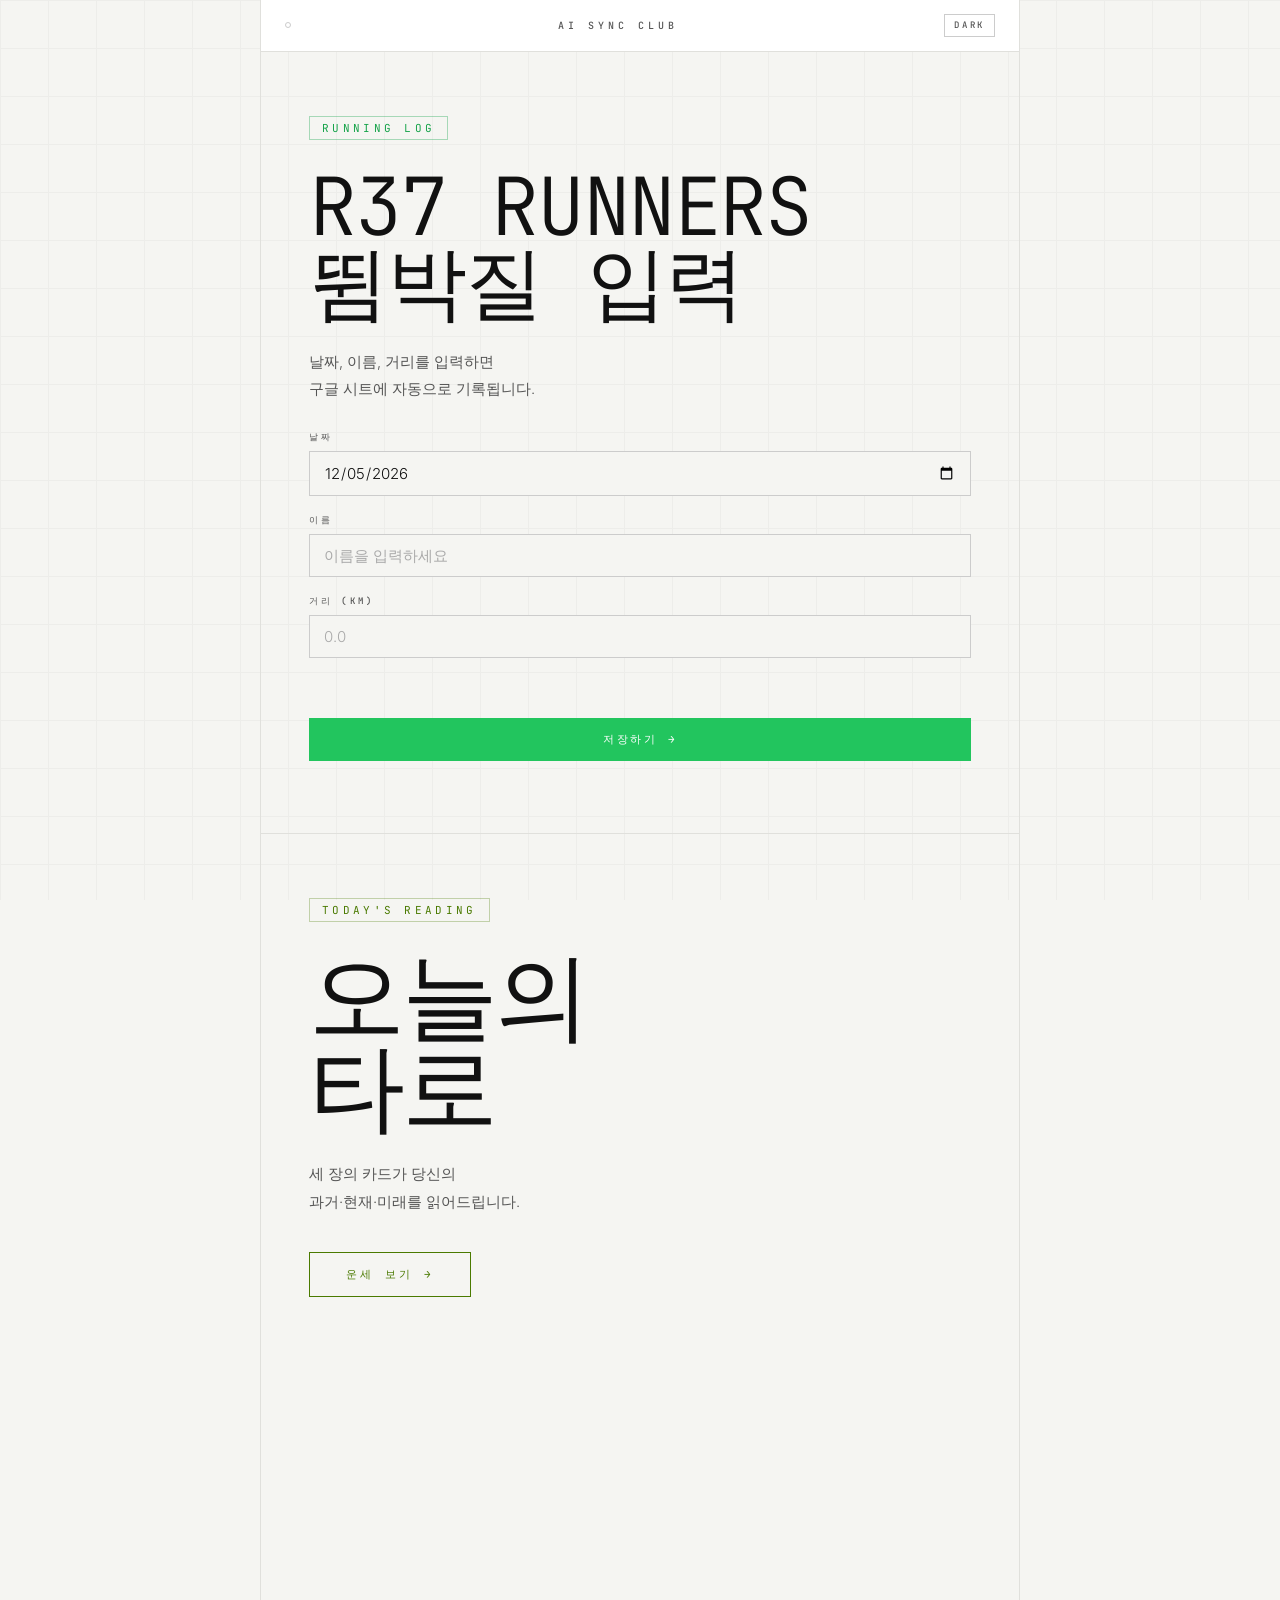
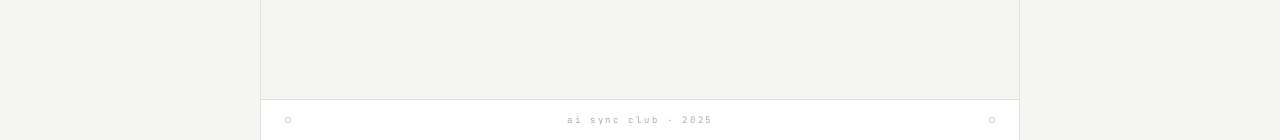
<file: landing/index.html>
<!DOCTYPE html>
<html lang="ko">
<head>
  <meta charset="UTF-8" />
  <meta name="viewport" content="width=device-width, initial-scale=1.0" />
  <meta name="description" content="R37 RUNNERS 러닝 기록을 간편하게 입력하세요." />
  <title>R37 RUNNERS 뜀박질 입력</title>
  <meta property="og:title" content="R37 RUNNERS 뜀박질 입력" />
  <meta property="og:description" content="R37 RUNNERS 러닝 기록을 간편하게 입력하세요." />
  <meta property="og:type" content="website" />
  <link rel="preconnect" href="https://fonts.googleapis.com" />
  <link rel="preconnect" href="https://fonts.gstatic.com" crossorigin />
  <link href="https://fonts.googleapis.com/css2?family=Inter:wght@300;400;500;600&family=JetBrains+Mono:wght@300;400;500&display=swap" rel="stylesheet" />
  <link rel="stylesheet" href="style.css" />
  <script>
    (function(){
      var t = localStorage.getItem('theme') || (window.matchMedia('(prefers-color-scheme: light)').matches ? 'light' : 'dark');
      document.documentElement.dataset.theme = t;
    })();
  </script>
</head>
<body>

  <div class="page">

    <header class="site-header">
      <div class="header-dot"></div>
      <span class="header-label">AI SYNC CLUB</span>
      <button class="theme-toggle" id="themeToggle" aria-label="테마 전환">LIGHT</button>
    </header>

    <!-- 뜀박질 입력 섹션 -->
    <section class="runner-section">
      <span class="tag runner-tag">RUNNING LOG</span>
      <h2 class="runner-title">R37 RUNNERS<br>뜀박질 입력</h2>
      <p class="runner-desc">날짜, 이름, 거리를 입력하면<br>구글 시트에 자동으로 기록됩니다.</p>

      <form class="run-form" id="runForm" novalidate>
        <div class="run-form-group">
          <label class="run-form-label" for="runDate">날짜</label>
          <input class="run-form-input" type="date" id="runDate" name="date" required />
        </div>
        <div class="run-form-group">
          <label class="run-form-label" for="runName">이름</label>
          <input class="run-form-input" type="text" id="runName" name="name" placeholder="이름을 입력하세요" required autocomplete="off" />
        </div>
        <div class="run-form-group">
          <label class="run-form-label" for="runDist">거리 (km)</label>
          <input class="run-form-input" type="number" id="runDist" name="distance"
                 placeholder="0.0" step="0.1" min="0.1" max="999" required />
        </div>
        <p class="run-form-status" id="runStatus"></p>
        <button class="run-form-submit run-submit-green" type="submit" id="runSubmit">저장하기 →</button>
      </form>
    </section>

    <!-- 타로 섹션 -->
    <main class="tarot-main">

      <section class="tarot-intro" id="tarotIntro">
        <span class="tag">TODAY'S READING</span>
        <h1 class="tarot-page-title">오늘의<br>타로</h1>
        <p class="tarot-page-desc">
          세 장의 카드가 당신의<br>
          과거·현재·미래를 읽어드립니다.
        </p>
        <button class="btn-read" id="btnRead">운세 보기 →</button>
      </section>

      <section class="tarot-reading" id="tarotReading">
        <p class="tarot-reading-sub" id="tarotSub">카드를 뽑는 중입니다...</p>
        <div class="tarot-cards-row" id="tarotCardsRow"></div>
        <div class="tarot-fortune" id="tarotFortune"></div>

        <div class="lotto-section" id="lottoSection">
          <div class="lotto-header">
            <span class="lotto-label">LOTTO · 이번 주 행운 번호</span>
            <button class="btn-lotto-refresh" id="btnLottoRefresh" aria-label="번호 재생성">↺</button>
          </div>
          <div class="lotto-games" id="lottoGames"></div>
          <div class="running-banner" id="runningBanner"></div>
        </div>

        <button class="btn-retry" id="btnRetry">다시 뽑기 ↺</button>
      </section>

    </main>

    <footer class="site-footer">
      <div class="header-dot"></div>
      <span class="footer-label">ai sync club · 2025</span>
      <div class="header-dot"></div>
    </footer>

  </div>

  <script src="script.js"></script>
  <script src="tarot.js"></script>
  <script src="runner.js"></script>
</body>
</html>
</file>
<file: landing/style.css>
/* ===========================
   AI SYNC CLUB — 타로 페이지
   =========================== */

*, *::before, *::after {
  box-sizing: border-box;
  margin: 0;
  padding: 0;
}

:root {
  --bg:             #0a0a0a;
  --surface:        #111111;
  --line:           #2a2a2a;
  --line-bright:    #444444;
  --text-primary:   #f0f0f0;
  --text-secondary: #666666;
  --text-dim:       #333333;
  --accent:         #c8ff00;

  --font-mono: 'JetBrains Mono', monospace;
  --font-sans: 'Inter', sans-serif;

  --t-fast: 120ms;
  --t-mid:  220ms;
}

:root[data-theme="light"] {
  --bg:             #f5f5f2;
  --surface:        #ffffff;
  --line:           #e0e0dc;
  --line-bright:    #cccccc;
  --text-primary:   #111111;
  --text-secondary: #555555;
  --text-dim:       #aaaaaa;
  --accent:         #4a7a00;
}

/* ── 기본 레이아웃 ── */

body {
  background-color: var(--bg);
  font-family: var(--font-sans);
  color: var(--text-primary);
  min-height: 100vh;
  transition: background-color var(--t-mid), color var(--t-mid);
}

body::before {
  content: '';
  position: fixed;
  inset: 0;
  background-image:
    linear-gradient(var(--line) 1px, transparent 1px),
    linear-gradient(90deg, var(--line) 1px, transparent 1px);
  background-size: 48px 48px;
  opacity: 0.35;
  pointer-events: none;
  z-index: 0;
}

.page {
  position: relative;
  z-index: 1;
  max-width: 760px;
  margin: 0 auto;
  border-left: 1px solid var(--line);
  border-right: 1px solid var(--line);
  min-height: 100vh;
  display: flex;
  flex-direction: column;
  animation: slideUp 0.6s cubic-bezier(0.16, 1, 0.3, 1) both;
}

/* ── 헤더 & 푸터 ── */

.site-header,
.site-footer {
  display: flex;
  align-items: center;
  justify-content: space-between;
  padding: 14px 24px;
  border-bottom: 1px solid var(--line);
  background: var(--surface);
  transition: background-color var(--t-mid), border-color var(--t-mid);
}

.site-footer {
  border-bottom: none;
  border-top: 1px solid var(--line);
  margin-top: auto;
}

.header-dot {
  width: 6px;
  height: 6px;
  border-radius: 50%;
  border: 1px solid var(--line-bright);
}

.header-label {
  font-family: var(--font-mono);
  font-size: 10px;
  font-weight: 500;
  letter-spacing: 0.4em;
  color: var(--text-secondary);
  text-transform: uppercase;
}

.footer-label {
  font-family: var(--font-mono);
  font-size: 9px;
  letter-spacing: 0.3em;
  color: var(--text-dim);
  text-transform: lowercase;
}

/* ── 헤더 액션 그룹 ── */

.header-actions {
  display: flex;
  align-items: center;
  gap: 8px;
}

.run-log-btn {
  font-family: var(--font-mono);
  font-size: 9px;
  font-weight: 500;
  letter-spacing: 0.2em;
  color: var(--accent);
  background: none;
  border: 1px solid var(--accent);
  padding: 4px 9px;
  cursor: pointer;
  text-transform: uppercase;
  transition: background var(--t-fast), color var(--t-fast);
  line-height: 1.4;
}

.run-log-btn:hover {
  background: var(--accent);
  color: var(--bg);
}

/* ── 테마 토글 ── */

.theme-toggle {
  font-family: var(--font-mono);
  font-size: 9px;
  font-weight: 500;
  letter-spacing: 0.3em;
  color: var(--text-secondary);
  background: none;
  border: 1px solid var(--line-bright);
  padding: 4px 9px;
  cursor: pointer;
  text-transform: uppercase;
  transition: color var(--t-fast), border-color var(--t-fast);
  line-height: 1.4;
}

.theme-toggle:hover {
  color: var(--text-primary);
  border-color: var(--text-secondary);
}

/* ── 타로 메인 ── */

.tarot-main {
  flex: 1;
  display: flex;
  flex-direction: column;
  padding: 64px 48px 72px;
}

/* ── 인트로 ── */

.tarot-intro {
  display: flex;
  flex-direction: column;
  gap: 28px;
  transition: opacity var(--t-mid);
}

.tarot-intro.hidden {
  display: none;
}

.tag {
  display: inline-block;
  font-family: var(--font-mono);
  font-size: 11px;
  font-weight: 400;
  letter-spacing: 0.3em;
  color: var(--accent);
  border: 1px solid rgba(200, 255, 0, 0.3);
  padding: 4px 12px;
  align-self: flex-start;
}

:root[data-theme="light"] .tag {
  border-color: rgba(74, 122, 0, 0.3);
}

.tarot-page-title {
  font-family: var(--font-mono);
  font-size: clamp(56px, 12vw, 96px);
  font-weight: 300;
  line-height: 0.95;
  letter-spacing: -0.03em;
  color: var(--text-primary);
}

.tarot-page-desc {
  font-size: 15px;
  font-weight: 300;
  line-height: 1.85;
  color: var(--text-secondary);
}

.btn-read {
  font-family: var(--font-mono);
  font-size: 11px;
  font-weight: 500;
  letter-spacing: 0.3em;
  color: var(--accent);
  background: none;
  border: 1px solid var(--accent);
  padding: 14px 36px;
  cursor: pointer;
  align-self: flex-start;
  text-transform: uppercase;
  margin-top: 8px;
  transition: background var(--t-fast), color var(--t-fast);
}

.btn-read:hover {
  background: var(--accent);
  color: var(--bg);
}

/* ── 리딩 결과 영역 ── */

.tarot-reading {
  display: flex;
  flex-direction: column;
  gap: 40px;
  opacity: 0;
  pointer-events: none;
  transition: opacity 0.4s;
}

.tarot-reading.visible {
  opacity: 1;
  pointer-events: all;
}

.tarot-reading-sub {
  font-family: var(--font-mono);
  font-size: 11px;
  color: var(--text-dim);
  letter-spacing: 0.2em;
  transition: opacity var(--t-mid);
}

/* ── 카드 플립 ── */

.tarot-cards-row {
  display: flex;
  gap: 16px;
  justify-content: center;
}

.tc-wrap {
  perspective: 1000px;
  flex: 1;
  max-width: 160px;
  display: flex;
  flex-direction: column;
  align-items: center;
  gap: 12px;
}

.tc-inner {
  width: 100%;
  aspect-ratio: 2 / 3;
  position: relative;
  transform-style: preserve-3d;
  transition: transform 0.7s cubic-bezier(0.4, 0, 0.2, 1);
}

.tc-wrap.flipped .tc-inner {
  transform: rotateY(180deg);
}

.tc-face {
  position: absolute;
  inset: 0;
  backface-visibility: hidden;
  -webkit-backface-visibility: hidden;
  display: flex;
  flex-direction: column;
  align-items: center;
  justify-content: center;
  border: 1px solid var(--line-bright);
  transition: border-color var(--t-mid);
}

.tc-back {
  background: var(--surface);
  background-image:
    repeating-linear-gradient(45deg,
      var(--line) 0px, var(--line) 1px,
      transparent 1px, transparent 10px);
}

.tc-back-symbol {
  font-size: 22px;
  color: var(--line-bright);
}

.tc-front {
  transform: rotateY(180deg);
  background: var(--surface);
  padding: 0;
  overflow: hidden;
  justify-content: flex-start;
}

.tc-img {
  width: 100%;
  flex: 1;
  object-fit: cover;
  object-position: top center;
  display: block;
  min-height: 0;
}

.tc-card-label {
  padding: 6px 8px 7px;
  background: var(--surface);
  display: flex;
  flex-direction: column;
  gap: 1px;
  transition: background-color var(--t-mid);
  flex-shrink: 0;
  width: 100%;
}

.tc-num {
  font-family: var(--font-mono);
  font-size: 8px;
  color: var(--text-dim);
  letter-spacing: 0.2em;
}

.tc-name {
  font-family: var(--font-mono);
  font-size: 10px;
  font-weight: 500;
  color: var(--text-primary);
  letter-spacing: 0.03em;
  white-space: nowrap;
  overflow: hidden;
  text-overflow: ellipsis;
}

.tc-pos-label {
  font-family: var(--font-mono);
  font-size: 9px;
  letter-spacing: 0.3em;
  color: var(--text-dim);
  text-transform: uppercase;
}

/* ── 운세 텍스트 ── */

.tarot-fortune {
  display: flex;
  flex-direction: column;
  gap: 20px;
  opacity: 0;
  transform: translateY(8px);
  transition: opacity 0.5s, transform 0.5s;
}

.tarot-fortune.visible {
  opacity: 1;
  transform: translateY(0);
}

.fortune-row {
  display: flex;
  flex-direction: column;
  gap: 6px;
  padding-left: 16px;
  border-left: 2px solid var(--accent);
}

.fortune-pos {
  font-family: var(--font-mono);
  font-size: 9px;
  letter-spacing: 0.35em;
  color: var(--accent);
  text-transform: uppercase;
}

.fortune-card-name {
  font-family: var(--font-mono);
  font-size: 13px;
  font-weight: 500;
  color: var(--text-primary);
}

.fortune-text {
  font-size: 14px;
  font-weight: 300;
  line-height: 1.8;
  color: var(--text-secondary);
}

.fortune-summary {
  padding: 20px;
  border: 1px solid var(--line);
  font-size: 14px;
  font-weight: 300;
  line-height: 1.85;
  color: var(--text-secondary);
  font-style: italic;
  background: var(--bg);
  transition: background-color var(--t-mid), border-color var(--t-mid);
}

/* ── 로또 섹션 ── */

.lotto-section {
  border-top: 1px solid var(--line);
  padding-top: 32px;
  opacity: 0;
  transform: translateY(8px);
  transition: opacity 0.5s 0.2s, transform 0.5s 0.2s;
}

.lotto-section.visible {
  opacity: 1;
  transform: translateY(0);
}

.lotto-header {
  display: flex;
  align-items: center;
  justify-content: space-between;
  margin-bottom: 20px;
}

.lotto-label {
  font-family: var(--font-mono);
  font-size: 10px;
  font-weight: 500;
  letter-spacing: 0.4em;
  color: var(--text-secondary);
  text-transform: uppercase;
}

.btn-lotto-refresh {
  font-family: var(--font-mono);
  font-size: 14px;
  color: var(--text-secondary);
  background: none;
  border: 1px solid var(--line-bright);
  width: 28px;
  height: 28px;
  display: flex;
  align-items: center;
  justify-content: center;
  cursor: pointer;
  transition: color var(--t-fast), border-color var(--t-fast);
  border-radius: 0;
}

.btn-lotto-refresh:hover {
  color: var(--text-primary);
  border-color: var(--text-secondary);
}

.lotto-games {
  display: flex;
  flex-direction: column;
  gap: 10px;
}

.lotto-game {
  display: flex;
  align-items: center;
  gap: 14px;
}

.lotto-game-num {
  font-family: var(--font-mono);
  font-size: 9px;
  letter-spacing: 0.1em;
  color: var(--text-dim);
  width: 32px;
  flex-shrink: 0;
}

.lotto-balls {
  display: flex;
  gap: 7px;
  flex-wrap: wrap;
}

.lotto-ball {
  width: 34px;
  height: 34px;
  border-radius: 50%;
  display: flex;
  align-items: center;
  justify-content: center;
  font-family: var(--font-mono);
  font-size: 11px;
  font-weight: 500;
  flex-shrink: 0;
}

/* 번호대별 공식 색상 */
.lotto-ball.r1  { background: #f5c315; color: #333; }  /* 1-10  노랑 */
.lotto-ball.r11 { background: #4b82f0; color: #fff; }  /* 11-20 파랑 */
.lotto-ball.r21 { background: #e04040; color: #fff; }  /* 21-30 빨강 */
.lotto-ball.r31 { background: #6e6e6e; color: #fff; }  /* 31-40 회색 */
.lotto-ball.r41 { background: #43a86e; color: #fff; }  /* 41-45 초록 */

.running-banner {
  font-family: var(--font-mono);
  font-size: 12px;
  font-weight: 500;
  color: var(--accent);
  border: 1px solid rgba(200, 255, 0, 0.25);
  padding: 13px 16px;
  letter-spacing: 0.04em;
  margin-top: 6px;
  transition: border-color var(--t-mid);
}

:root[data-theme="light"] .running-banner {
  border-color: rgba(74, 122, 0, 0.3);
}

/* ── 다시 뽑기 버튼 ── */

.btn-retry {
  font-family: var(--font-mono);
  font-size: 10px;
  font-weight: 500;
  letter-spacing: 0.3em;
  color: var(--text-secondary);
  background: none;
  border: 1px solid var(--line-bright);
  padding: 12px 24px;
  cursor: pointer;
  align-self: center;
  transition: color var(--t-fast), border-color var(--t-fast);
  text-transform: uppercase;
}

.btn-retry:hover {
  color: var(--text-primary);
  border-color: var(--text-secondary);
}

/* ── 뜀박질 입력 섹션 ── */

.runner-section {
  border-bottom: 1px solid var(--line);
  padding: 64px 48px 72px;
  display: flex;
  flex-direction: column;
  gap: 28px;
  transition: border-color var(--t-mid);
}

.runner-tag {
  border-color: rgba(34, 197, 94, 0.35);
  color: #22c55e;
}

:root[data-theme="light"] .runner-tag {
  border-color: rgba(22, 163, 74, 0.35);
  color: #16a34a;
}

.runner-title {
  font-family: var(--font-mono);
  font-size: clamp(44px, 10vw, 80px);
  font-weight: 300;
  line-height: 0.95;
  letter-spacing: -0.03em;
  color: var(--text-primary);
}

.runner-desc {
  font-size: 15px;
  font-weight: 300;
  line-height: 1.85;
  color: var(--text-secondary);
}

/* ── 러닝 폼 ── */

.run-form {
  display: flex;
  flex-direction: column;
  gap: 18px;
}

.run-form-group {
  display: flex;
  flex-direction: column;
  gap: 7px;
}

.run-form-label {
  font-family: var(--font-mono);
  font-size: 9px;
  font-weight: 500;
  letter-spacing: 0.35em;
  color: var(--text-secondary);
  text-transform: uppercase;
}

.run-form-input {
  background: var(--bg);
  border: 1px solid var(--line-bright);
  color: var(--text-primary);
  font-family: var(--font-sans);
  font-size: 15px;
  font-weight: 300;
  padding: 11px 14px;
  outline: none;
  width: 100%;
  border-radius: 0;
  appearance: none;
  -webkit-appearance: none;
  transition: border-color var(--t-fast), background-color var(--t-mid);
}

.run-form-input::placeholder {
  color: var(--text-dim);
}

.run-form-input:focus {
  border-color: var(--accent);
}

/* date input 캘린더 아이콘 색상 */
:root[data-theme="dark"] input[type="date"]::-webkit-calendar-picker-indicator {
  filter: invert(1);
}

.run-form-status {
  min-height: 20px;
  font-family: var(--font-mono);
  font-size: 11px;
  letter-spacing: 0.05em;
  transition: color var(--t-fast);
}

.run-form-status.ok  { color: var(--accent); }
.run-form-status.err { color: #e04040; }

.run-form-submit {
  font-family: var(--font-mono);
  font-size: 11px;
  font-weight: 500;
  letter-spacing: 0.25em;
  color: var(--bg);
  background: var(--accent);
  border: none;
  padding: 14px;
  cursor: pointer;
  text-transform: uppercase;
  transition: opacity var(--t-fast);
  margin-top: 4px;
}

.run-form-submit:hover  { opacity: 0.85; }
.run-form-submit:disabled { opacity: 0.4; cursor: not-allowed; }

.run-submit-green {
  background: #22c55e;
  color: #fff;
}
.run-submit-green:hover { background: #16a34a; opacity: 1; }

/* ── 애니메이션 ── */

@keyframes slideUp {
  from { opacity: 0; transform: translateY(24px); }
  to   { opacity: 1; transform: translateY(0); }
}

/* ── 반응형 ── */

@media (max-width: 600px) {
  .tarot-main      { padding: 48px 24px 56px; }
  .runner-section  { padding: 48px 24px 56px; }
  .tarot-cards-row { gap: 8px; }
  .tc-name         { font-size: 9px; }
  .lotto-ball      { width: 30px; height: 30px; font-size: 10px; }
  .lotto-balls     { gap: 5px; }
}
</file>
